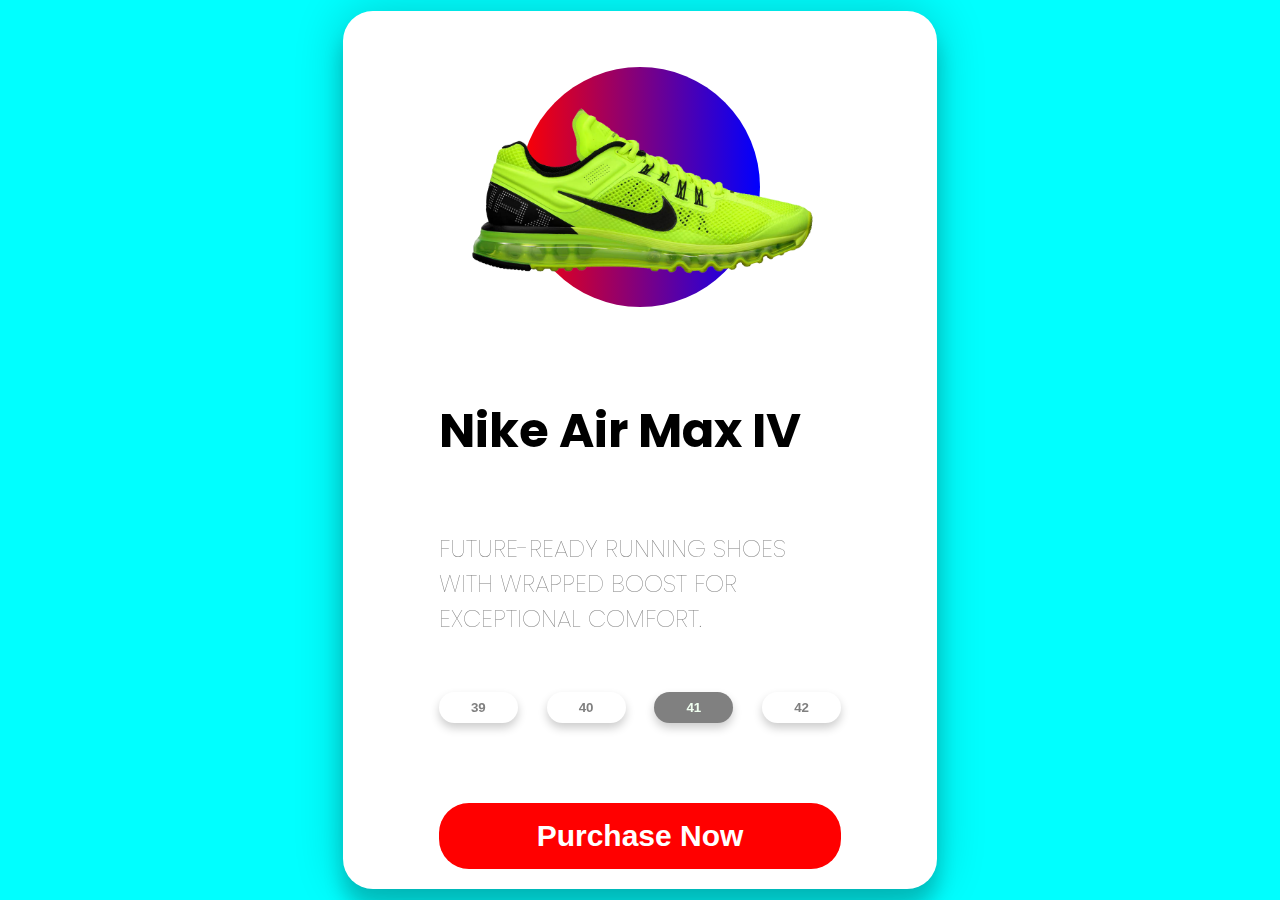
<file: index.html>
<html>
    <head>
        <title>Animated Shoe</title>
        <link rel = "stylesheet" href = "style12.css">
        <link href=" https://fonts.googleapis.com/css2?family=Poppins:wght@300&display=swap" rel="stylesheet">
        <link rel="preconnect" href="https://fonts.gstatic.com">
    </head>
    <body>
        <div class = "container">
            <div class = "card">
                <div class = "sneaker">
                    <div class = "circle"></div>
                    <img src = "shoe2.png">
                </div>
                <div class = "info">
                    <h1 class = "title">Nike Air Max IV</h1>
                    <h3>FUTURE-READY RUNNING SHOES WITH WRAPPED BOOST FOR EXCEPTIONAL COMFORT.</h3>
                    <div class = "sizes">
                        <button>39</button>
                        <button class = "sizes40">40</button>
                        <button class = "button3">41</button>
                        <button class = "sizes42">42</button>
                    </div>
                    <div class = "purchase">
                        <button>Purchase Now</button>
                    </div>
                </div>
            </div>
        </div>
        <script src = "script12.js"></script>
    </body>
</html>
</file>
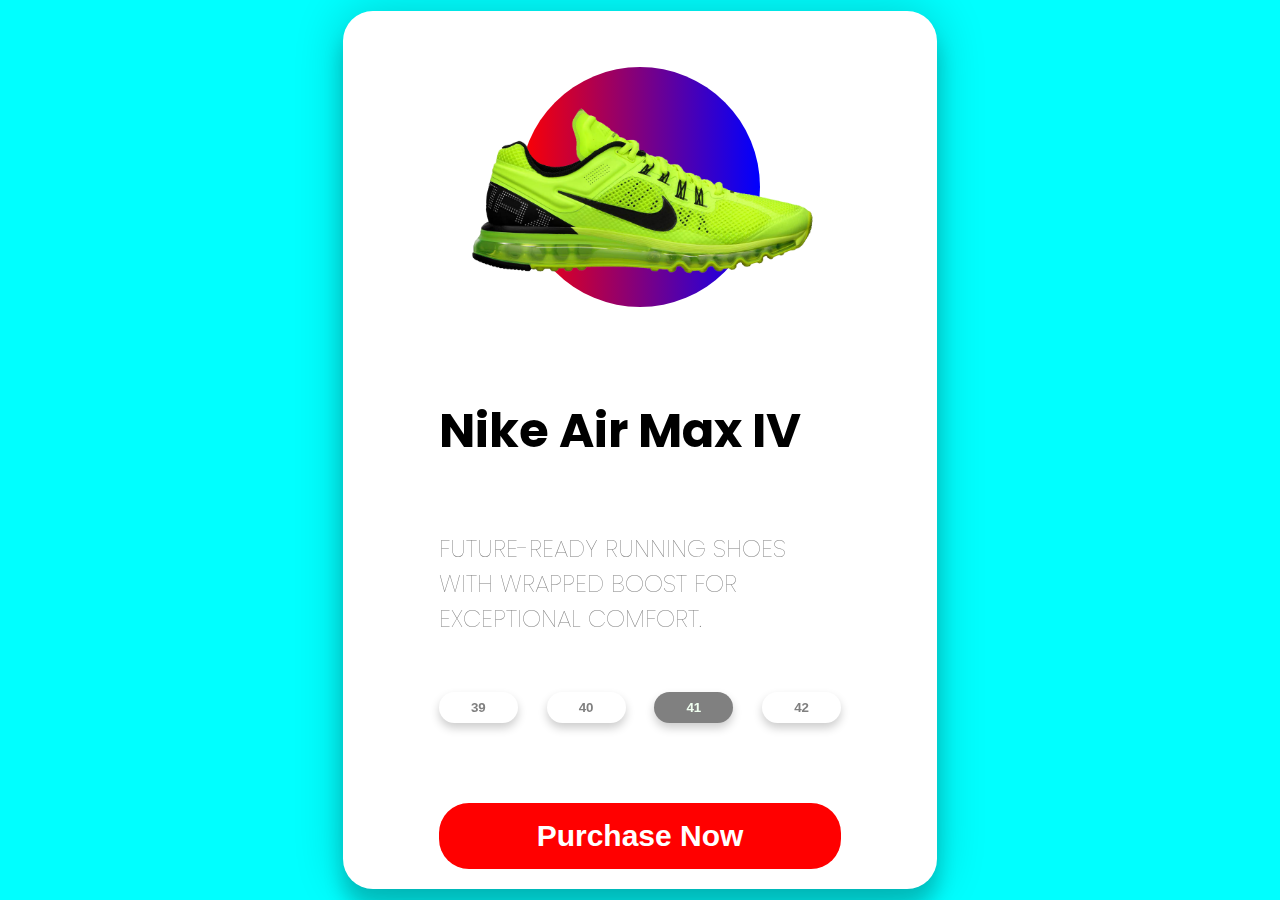
<file: index12.html>
<html>
    <head>
        <title>Animated Shoe</title>
        <link rel = "stylesheet" href = "style12.css">
        <link href=" https://fonts.googleapis.com/css2?family=Poppins:wght@300&display=swap" rel="stylesheet">
        <link rel="preconnect" href="https://fonts.gstatic.com">
    </head>
    <body>
        <div class = "container">
            <div class = "card">
                <div class = "sneaker">
                    <div class = "circle"></div>
                    <img src = "shoe2.png">
                </div>
                <div class = "info">
                    <h1 class = "title">Nike Air Max IV</h1>
                    <h3>FUTURE-READY RUNNING SHOES WITH WRAPPED BOOST FOR EXCEPTIONAL COMFORT.</h3>
                    <div class = "sizes">
                        <button>39</button>
                        <button class = "sizes40">40</button>
                        <button class = "button3">41</button>
                        <button class = "sizes42">42</button>
                    </div>
                    <div class = "purchase">
                        <button>Purchase Now</button>
                    </div>
                </div>
            </div>
        </div>
        <script src = "script12.js"></script>
    </body>
</html>
</file>
<file: style12.css>
body{
    display: flex;
    align-items: center;
    justify-content: center;
    font-family: "Poppins";
    perspective: 1000px;
    background: cyan;
}
.container{
    width: 47%;
    height: 86vh;
    display: flex;
    align-items: center;
    justify-content: center;
}
.sneaker img{
    width: 22rem;
    z-index: 3;
    transition: all 0.5s ease-out;
}
.card{
    width: 32rem;
    min-height: 81vh;
    border-radius: 30px;
    box-shadow: 0px 20px 20px rgba(0,0,0,0.2), 0px 0px 50px rgba(0,0,0,0.2);
    padding: 0rem 6rem;
    transform-style: preserve-3d;
    background: white;
}
.sneaker{
    display: flex;
    align-items: center;
    justify-content: center;
}
.circle{
    width: 15rem;
    height: 15rem;
    position: absolute;
    border-radius: 50%;
    background: linear-gradient(to right, red, blue);
    z-index: 1;
}
.info h1{
    font-size: 3rem;
}
.info h3{
    font-size: 1.5rem;
    font-weight: lighter;
    color: grey;
    padding: 2rem 0rem;
}
.sizes{
    display: flex;
    align-items: center;
    justify-content: space-between;
}
.sizes button{
    padding: 0.5rem 2rem;
    border: none;
    background: none;
    border-radius: 30px;
    font-weight: bold;
    box-shadow: 0px 5px 10px rgba(0,0,0,0.2);
    color: grey;
    cursor: pointer;
    transition: all 0.5s ease-out;
    transform-style: preserve-3d;
}
button.button3{
    background: grey;
    color: honeydew;
    transition: all 0.5s ease-out;
    transform-style: preserve-3d;
}
.purchase{
    margin-top: 5rem;
    padding-bottom: 20px;
}
.purchase button{
    width: 100%;
    padding: 1rem 0rem;
    border: none;
    background: red;
    color: white;
    cursor: pointer;
    font-weight: bolder;
    font-size: 30px;
    border-radius: 30px;
    transition: all 0.5s ease-out;
    transform-style: preserve-3d;
}
</file>
